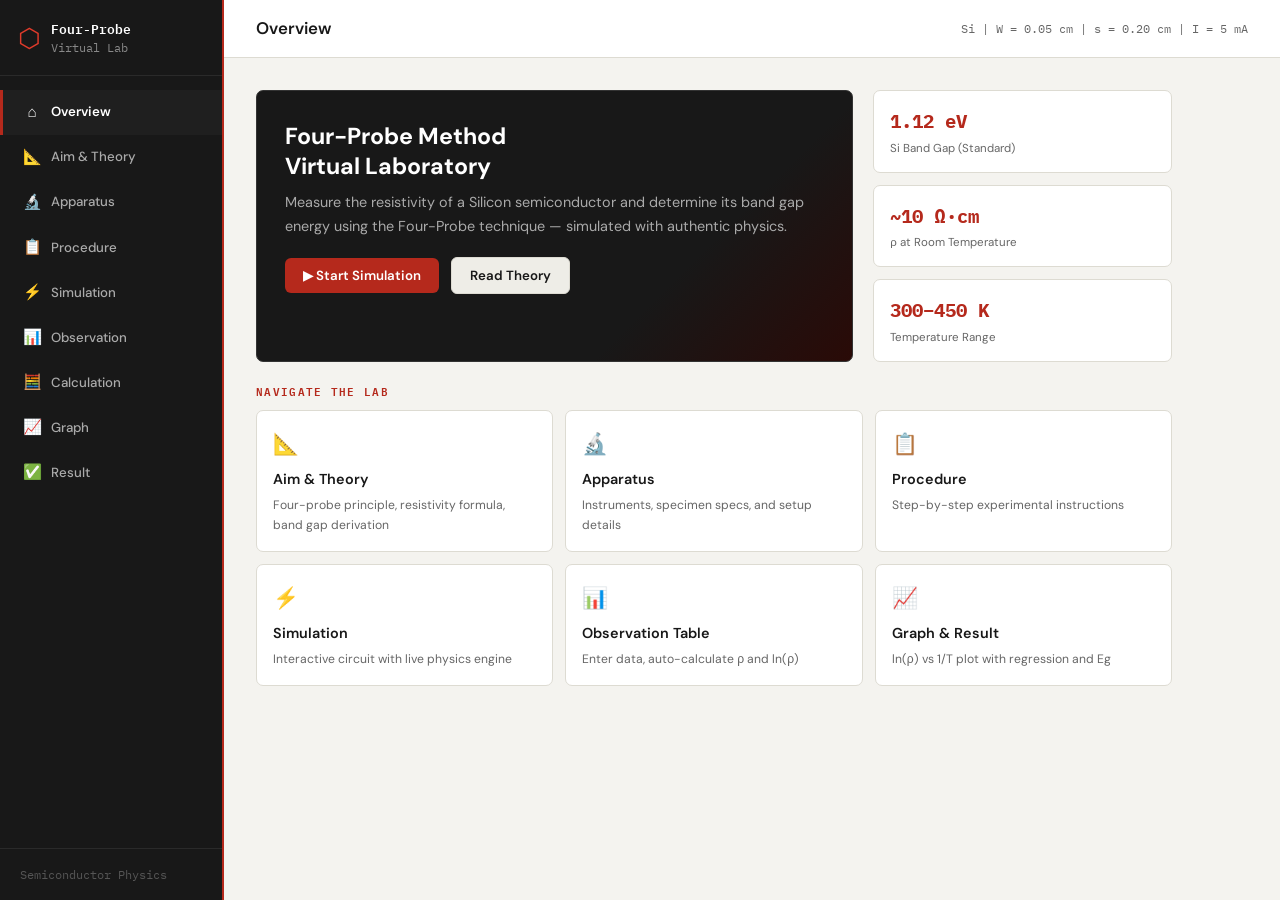
<file: docs/index.html>
<!DOCTYPE html>
<html lang="en">
<head>
<meta charset="UTF-8"/>
<meta name="viewport" content="width=device-width, initial-scale=1.0"/>
<title>Four-Probe Method — Virtual Lab</title>
<link rel="preconnect" href="https://fonts.googleapis.com"/>
<link href="https://fonts.googleapis.com/css2?family=IBM+Plex+Mono:wght@400;600&family=DM+Sans:wght@300;400;500;600&display=swap" rel="stylesheet"/>
<style>
/* ── RESET & ROOT ─────────────────────────────────────── */
*,*::before,*::after{box-sizing:border-box;margin:0;padding:0}
:root{
  --bg:#f4f3ef;--surface:#fff;--surface2:#eeede7;--border:#dddbd2;
  --accent:#b5291c;--accent2:#e03b2b;--text:#181818;--muted:#666;
  --sw:224px;--th:58px;
  --mono:'IBM Plex Mono',monospace;--sans:'DM Sans',sans-serif;
  --radius:7px;--shadow:0 2px 14px rgba(0,0,0,.07);
}
body{font-family:var(--sans);background:var(--bg);color:var(--text);
  display:flex;min-height:100vh;font-size:15px;line-height:1.65}

/* ── SIDEBAR ──────────────────────────────────────────── */
.sidebar{width:var(--sw);min-height:100vh;background:#181818;
  display:flex;flex-direction:column;position:fixed;
  left:0;top:0;bottom:0;z-index:50;border-right:2px solid var(--accent)}
.sb-brand{display:flex;align-items:center;gap:10px;
  padding:20px 18px 18px;border-bottom:1px solid #2a2a2a}
.sb-icon{font-size:1.6rem;color:var(--accent2);line-height:1}
.sb-text{font-family:var(--mono);font-size:.82rem;font-weight:600;
  color:#fff;line-height:1.4}
.sb-text small{color:#888;font-weight:400;font-size:.72rem}
.sb-nav{flex:1;padding:14px 0;overflow-y:auto}
.nav-link{display:flex;align-items:center;gap:10px;padding:10px 20px;
  color:#aaa;text-decoration:none;font-size:.83rem;font-weight:500;
  transition:all .15s;border-left:3px solid transparent;cursor:pointer}
.nav-link:hover{color:#fff;background:#222}
.nav-link.active{color:#fff;background:#1f1f1f;
  border-left-color:var(--accent);font-weight:600}
.nav-icon{font-size:.95rem;width:18px;text-align:center}
.sb-footer{padding:16px 20px;border-top:1px solid #2a2a2a;color:#555;
  font-family:var(--mono);font-size:.72rem}

/* ── MAIN ─────────────────────────────────────────────── */
.main-wrap{margin-left:var(--sw);flex:1;display:flex;
  flex-direction:column;min-height:100vh}
.top-bar{height:var(--th);background:var(--surface);
  border-bottom:1px solid var(--border);display:flex;
  align-items:center;justify-content:space-between;padding:0 32px;
  position:sticky;top:0;z-index:40}
.page-heading{font-size:1.05rem;font-weight:600}
.top-right{color:var(--muted);font-family:var(--mono);font-size:.72rem}
.content{padding:32px;max-width:980px;width:100%}

/* ── PANELS ───────────────────────────────────────────── */
.panel{display:none}.panel.active{display:block;
  animation:fadeIn .25s ease}
@keyframes fadeIn{from{opacity:0;transform:translateY(6px)}to{opacity:1;transform:translateY(0)}}

/* ── CARDS ────────────────────────────────────────────── */
.card{background:var(--surface);border:1px solid var(--border);
  border-radius:var(--radius);padding:26px 28px;margin-bottom:18px;
  box-shadow:var(--shadow)}
.card h2{font-size:1.1rem;font-weight:600;margin-bottom:10px}
.card p,.card li{color:#333}
.card ul,.card ol{padding-left:20px}
.card li{margin-bottom:6px}
.sec-label{font-family:var(--mono);font-size:.68rem;text-transform:uppercase;
  letter-spacing:.12em;color:var(--accent);font-weight:600;margin-bottom:10px}
.divider{height:1px;background:var(--border);margin:20px 0}

/* ── FORMULA ──────────────────────────────────────────── */
.formula{background:#181818;color:#fbbf24;font-family:var(--mono);
  font-size:.92rem;padding:16px 22px;border-radius:var(--radius);
  margin:14px 0;text-align:center;line-height:2}
.formula small{color:#888;font-size:.7rem;display:block;margin-top:4px}

/* ── INFO GRID ────────────────────────────────────────── */
.info-grid{display:grid;grid-template-columns:repeat(3,1fr);gap:12px;margin-top:16px}
.info-tile{background:var(--surface2);border:1px solid var(--border);
  border-radius:6px;padding:12px 14px}
.tile-label{font-size:.68rem;font-weight:700;text-transform:uppercase;
  letter-spacing:.08em;color:var(--muted);margin-bottom:3px}
.tile-val{font-family:var(--mono);font-size:.9rem;font-weight:700}

/* ── STEPS ────────────────────────────────────────────── */
.step{display:flex;gap:16px;margin-bottom:16px}
.step-num{min-width:32px;height:32px;border-radius:50%;background:var(--accent);
  color:#fff;display:flex;align-items:center;justify-content:center;
  font-family:var(--mono);font-size:.75rem;font-weight:700;flex-shrink:0;margin-top:2px}
.step-body strong{font-size:.95rem;display:block;margin-bottom:3px}
.step-body p{color:var(--muted);font-size:.88rem}
.step-note{background:#fffbeb;border-left:3px solid #f59e0b;padding:9px 12px;
  margin-top:8px;border-radius:0 4px 4px 0;font-size:.82rem;color:#78400a}

/* ── BADGES ───────────────────────────────────────────── */
.badge{display:inline-block;background:var(--surface2);border:1px solid var(--border);
  border-radius:4px;padding:3px 9px;font-family:var(--mono);font-size:.75rem;
  color:var(--accent);margin:3px 3px 3px 0;font-weight:700}

/* ── HERO ─────────────────────────────────────────────── */
.hero{display:grid;grid-template-columns:2fr 1fr;gap:20px;margin-bottom:20px}
.hero-main{background:linear-gradient(135deg,#181818 70%,#2a0a07);color:#fff;
  border-radius:var(--radius);padding:30px 28px;border:1px solid #333}
.hero-main h2{font-size:1.45rem;font-weight:700;margin-bottom:10px;line-height:1.3}
.hero-main p{color:#aaa;font-size:.9rem;margin-bottom:18px}
.hero-aside{display:flex;flex-direction:column;gap:12px}
.stat-box{background:var(--surface);border:1px solid var(--border);
  border-radius:var(--radius);padding:14px 16px;flex:1}
.stat-box .sv{font-family:var(--mono);font-size:1.2rem;font-weight:700;color:var(--accent)}
.stat-box .sl{font-size:.72rem;color:var(--muted);margin-top:2px}
.nav-cards{display:grid;grid-template-columns:repeat(3,1fr);gap:12px}
.nav-card{background:var(--surface);border:1px solid var(--border);
  border-radius:var(--radius);padding:16px;text-decoration:none;
  color:var(--text);transition:all .18s;display:block;cursor:pointer}
.nav-card:hover{border-color:var(--accent);
  box-shadow:0 0 0 2px rgba(181,41,28,.12);transform:translateY(-1px)}
.nc-icon{font-size:1.3rem;margin-bottom:7px}
.nc-title{font-weight:600;font-size:.9rem;margin-bottom:3px}
.nc-desc{font-size:.76rem;color:var(--muted)}

/* ── SIMULATION ───────────────────────────────────────── */
#sim-canvas{width:100%;background:#f8f8f5;border:1px solid var(--border);
  border-radius:6px;display:block}
.ctrl-grid{display:grid;grid-template-columns:1fr 1fr 1fr;gap:16px;margin:16px 0}
.ctrl-group label{display:block;font-size:.72rem;font-weight:600;text-transform:uppercase;
  letter-spacing:.06em;color:var(--muted);margin-bottom:5px}
.ctrl-group input[type=range]{width:100%;accent-color:var(--accent);cursor:pointer}
.ctrl-val{font-family:var(--mono);font-size:.82rem;margin-top:3px}
.meters-grid{display:grid;grid-template-columns:repeat(3,1fr);gap:12px;margin-top:16px}
.meter{background:#181818;border-radius:6px;padding:14px 16px;text-align:center}
.meter label{font-family:var(--mono);font-size:.63rem;color:#888;
  text-transform:uppercase;letter-spacing:.08em;display:block;margin-bottom:4px}
.mval{font-family:var(--mono);font-size:1.2rem;font-weight:700;color:#34d399}
.munit{font-family:var(--mono);font-size:.68rem;color:#666;margin-left:3px}

/* ── BUTTONS ──────────────────────────────────────────── */
.btn{font-family:var(--sans);font-size:.83rem;font-weight:600;
  padding:9px 18px;border-radius:6px;border:none;cursor:pointer;
  transition:all .15s;display:inline-flex;align-items:center;gap:6px}
.btn-primary{background:var(--accent);color:#fff}
.btn-primary:hover{background:var(--accent2)}
.btn-secondary{background:var(--surface2);color:var(--text);border:1px solid var(--border)}
.btn-secondary:hover{background:var(--border)}
.btn-dark{background:#181818;color:#fff}
.btn-dark:hover{background:#333}
.btn-sm{padding:6px 13px;font-size:.76rem}
.btn-row{display:flex;gap:8px;flex-wrap:wrap;margin-top:14px}

/* ── OBSERVATION TABLE ────────────────────────────────── */
.igroup{display:flex;flex-direction:column;gap:4px;min-width:130px}
.igroup label{font-size:.7rem;font-weight:600;text-transform:uppercase;
  letter-spacing:.05em;color:var(--muted)}
.igroup input{font-family:var(--sans);font-size:.87rem;padding:8px 10px;
  border:1px solid var(--border);border-radius:5px;
  background:var(--surface);color:var(--text);outline:none}
.igroup input:focus{border-color:var(--accent)}
.obs-header{display:flex;gap:12px;flex-wrap:wrap;
  align-items:flex-end;margin-bottom:16px}
.table-wrap{overflow-x:auto}
table{width:100%;border-collapse:collapse;font-size:.83rem}
thead th{background:#181818;color:#fff;font-family:var(--mono);
  font-size:.65rem;font-weight:700;padding:10px 12px;text-align:center;
  letter-spacing:.06em;text-transform:uppercase;white-space:nowrap}
thead th small{color:#888;font-weight:400;display:block}
tbody tr:nth-child(even){background:var(--surface2)}
tbody tr:hover{background:#e8f4fd}
tbody td{padding:8px 12px;text-align:center;
  border-bottom:1px solid var(--border);font-family:var(--mono);font-size:.78rem}
td.auto{color:var(--accent);font-weight:600}
td.inp input{font-family:var(--mono);font-size:.78rem;width:84px;
  text-align:center;border:1px solid transparent;border-radius:4px;
  background:transparent;padding:3px 5px;outline:none;transition:border .15s}
td.inp input:focus{border-color:var(--accent);background:#fff}
.tag{font-size:.58rem;padding:1px 5px;border-radius:3px;
  font-family:var(--sans);margin-left:3px;display:inline-block}
.tag-in{background:#dbeafe;color:#1e40af}
.tag-auto{background:#dcfce7;color:#166534}
.msg{font-family:var(--mono);font-size:.8rem;margin-top:10px;
  padding:8px 12px;border-radius:5px;display:none}
.msg.ok{background:#dcfce7;color:#166534;display:block}
.msg.err{background:#fee2e2;color:#991b1b;display:block}

/* ── CALC BOXES ───────────────────────────────────────── */
.calc-box{background:var(--surface2);border:1px solid var(--border);
  border-radius:6px;padding:14px 18px;margin-bottom:10px}
.clabel{font-family:var(--mono);font-size:.68rem;color:var(--accent);
  text-transform:uppercase;letter-spacing:.08em;margin-bottom:4px}
.ceq{font-family:var(--mono);font-size:.86rem}

/* ── RESULT BOX ───────────────────────────────────────── */
.result-display{background:#181818;color:#34d399;font-family:var(--mono);
  padding:18px 22px;border-radius:8px;margin-top:14px}
.rl{font-size:.65rem;color:#888;letter-spacing:.1em;text-transform:uppercase;
  margin-bottom:4px;display:block}
.rv{font-size:1.5rem;font-weight:700}
.ru{font-size:.9rem;color:#aaa;margin-left:6px}

/* ── GRAPH ────────────────────────────────────────────── */
#graph-canvas{width:100%;background:#fff;border:1px solid var(--border);
  border-radius:6px;display:block}

/* ── SCROLLBAR ────────────────────────────────────────── */
::-webkit-scrollbar{width:6px;height:6px}
::-webkit-scrollbar-track{background:var(--bg)}
::-webkit-scrollbar-thumb{background:var(--border);border-radius:3px}
</style>
</head>
<body>

<!-- ══ SIDEBAR ═══════════════════════════════════════════ -->
<aside class="sidebar">
  <div class="sb-brand">
    <span class="sb-icon">⬡</span>
    <span class="sb-text">Four-Probe<br><small>Virtual Lab</small></span>
  </div>
  <nav class="sb-nav" id="sb-nav">
    <a class="nav-link active" onclick="show('home')" ><span class="nav-icon">⌂</span> Overview</a>
    <a class="nav-link" onclick="show('theory')"      ><span class="nav-icon">📐</span> Aim & Theory</a>
    <a class="nav-link" onclick="show('apparatus')"   ><span class="nav-icon">🔬</span> Apparatus</a>
    <a class="nav-link" onclick="show('procedure')"   ><span class="nav-icon">📋</span> Procedure</a>
    <a class="nav-link" onclick="show('simulation')"  ><span class="nav-icon">⚡</span> Simulation</a>
    <a class="nav-link" onclick="show('observation')" ><span class="nav-icon">📊</span> Observation</a>
    <a class="nav-link" onclick="show('calculation')" ><span class="nav-icon">🧮</span> Calculation</a>
    <a class="nav-link" onclick="show('graph')"       ><span class="nav-icon">📈</span> Graph</a>
    <a class="nav-link" onclick="show('result')"      ><span class="nav-icon">✅</span> Result</a>
  </nav>
  <div class="sb-footer">Semiconductor Physics</div>
</aside>

<!-- ══ MAIN ══════════════════════════════════════════════ -->
<div class="main-wrap">
  <header class="top-bar">
    <h1 class="page-heading" id="page-heading">Overview</h1>
    <div class="top-right">Si | W = 0.05 cm | s = 0.20 cm | I = 5 mA</div>
  </header>
  <main class="content">

<!-- ══════════════ HOME ══════════════════════════════════ -->
<div class="panel active" id="panel-home">
  <div class="hero">
    <div class="hero-main">
      <h2>Four-Probe Method<br>Virtual Laboratory</h2>
      <p>Measure the resistivity of a Silicon semiconductor and determine its band gap energy using the Four-Probe technique — simulated with authentic physics.</p>
      <button class="btn btn-primary" onclick="show('simulation')">▶ Start Simulation</button>
      <button class="btn btn-secondary" onclick="show('theory')" style="margin-left:8px;">Read Theory</button>
    </div>
    <div class="hero-aside">
      <div class="stat-box"><div class="sv">1.12 eV</div><div class="sl">Si Band Gap (Standard)</div></div>
      <div class="stat-box"><div class="sv">~10 Ω·cm</div><div class="sl">ρ at Room Temperature</div></div>
      <div class="stat-box"><div class="sv">300–450 K</div><div class="sl">Temperature Range</div></div>
    </div>
  </div>
  <div class="sec-label">Navigate the Lab</div>
  <div class="nav-cards">
    <div class="nav-card" onclick="show('theory')"><div class="nc-icon">📐</div><div class="nc-title">Aim & Theory</div><div class="nc-desc">Four-probe principle, resistivity formula, band gap derivation</div></div>
    <div class="nav-card" onclick="show('apparatus')"><div class="nc-icon">🔬</div><div class="nc-title">Apparatus</div><div class="nc-desc">Instruments, specimen specs, and setup details</div></div>
    <div class="nav-card" onclick="show('procedure')"><div class="nc-icon">📋</div><div class="nc-title">Procedure</div><div class="nc-desc">Step-by-step experimental instructions</div></div>
    <div class="nav-card" onclick="show('simulation')"><div class="nc-icon">⚡</div><div class="nc-title">Simulation</div><div class="nc-desc">Interactive circuit with live physics engine</div></div>
    <div class="nav-card" onclick="show('observation')"><div class="nc-icon">📊</div><div class="nc-title">Observation Table</div><div class="nc-desc">Enter data, auto-calculate ρ and ln(ρ)</div></div>
    <div class="nav-card" onclick="show('graph')"><div class="nc-icon">📈</div><div class="nc-title">Graph & Result</div><div class="nc-desc">ln(ρ) vs 1/T plot with regression and Eg</div></div>
  </div>
</div>

<!-- ══════════════ THEORY ═════════════════════════════════ -->
<div class="panel" id="panel-theory">
  <div class="card">
    <div class="sec-label">Aim of the Experiment</div>
    <h2>To measure the resistivity of a semiconductor (Silicon) specimen using the Four-Probe Method and to study its variation with temperature.</h2>
    <div class="info-grid">
      <div class="info-tile"><div class="tile-label">Specimen</div><div class="tile-val">p-type Silicon</div></div>
      <div class="info-tile"><div class="tile-label">Method</div><div class="tile-val">Four-Probe</div></div>
      <div class="info-tile"><div class="tile-label">Measured Qty.</div><div class="tile-val">Resistivity (ρ)</div></div>
      <div class="info-tile"><div class="tile-label">Temperature Range</div><div class="tile-val">300 K – 450 K</div></div>
      <div class="info-tile"><div class="tile-label">Probe Spacing (s)</div><div class="tile-val">0.20 cm</div></div>
      <div class="info-tile"><div class="tile-label">Thickness (W)</div><div class="tile-val">0.05 cm</div></div>
    </div>
  </div>
  <div class="card">
    <div class="sec-label">Why Four Probes?</div>
    <p>In a two-probe measurement, <strong>contact resistance</strong> adds to the measured resistance — a large error in semiconductors. The Four-Probe Method fixes this by separating current injection from voltage sensing:</p>
    <ul style="margin-top:10px">
      <li><strong>Outer probes P1 & P4</strong> — carry the current I.</li>
      <li><strong>Inner probes P2 & P3</strong> — measure voltage V. No current flows through them, so contact resistance does not affect the reading.</li>
    </ul>
  </div>
  <div class="card">
    <div class="sec-label">Resistivity Formula</div>
    <p>For a thin specimen (W/s &lt; 0.5 — our case: W/s = 0.25):</p>
    <div class="formula">ρ = (V / I) × (π × W / ln 2)<br><small>ρ in Ω·cm | W in cm | V in Volts | I in Amperes</small></div>
  </div>
  <div class="card">
    <div class="sec-label">Temperature Dependence & Band Gap</div>
    <div class="formula">ρ(T) = ρ₀ · exp(Eg / 2kT)<br><small>Eg = band gap (eV) | k = 8.617×10⁻⁵ eV/K | T in Kelvin</small></div>
    <p>Taking logarithm → <strong>ln(ρ) vs 1/T is a straight line.</strong> Slope = Eg/(2k):</p>
    <div class="formula">Eg = 2 × k × |slope| = 2 × 8.617×10⁻⁵ × |slope| eV</div>
    <div style="margin-top:12px">
      <span class="badge">ρ — Resistivity (Ω·cm)</span><span class="badge">V — Voltage (mV)</span>
      <span class="badge">I — Current (mA)</span><span class="badge">W — Thickness (cm)</span>
      <span class="badge">T — Temperature (K)</span><span class="badge">Eg — Band gap (eV)</span>
    </div>
  </div>
</div>

<!-- ══════════════ APPARATUS ══════════════════════════════ -->
<div class="panel" id="panel-apparatus">
  <div class="card">
    <div class="sec-label">Instruments Required</div>
    <ul>
      <li>Four-Probe Apparatus (spring-loaded tungsten probe unit)</li>
      <li>Constant Current Source — DC, regulated (0–200 mA)</li>
      <li>Digital Millivoltmeter / Nanovoltmeter (resolution: 0.001 mV)</li>
      <li>Digital Milliammeter (resolution: 0.01 mA)</li>
      <li>Type-K Thermocouple with digital temperature indicator (±0.5°C)</li>
      <li>Programmable Oven / Furnace with PID temperature controller (25–250°C)</li>
    </ul>
  </div>
  <div class="card">
    <div class="sec-label">Silicon Specimen Specifications</div>
    <div class="info-grid">
      <div class="info-tile"><div class="tile-label">Material</div><div class="tile-val">p-type Si</div></div>
      <div class="info-tile"><div class="tile-label">Thickness W</div><div class="tile-val">0.05 cm</div></div>
      <div class="info-tile"><div class="tile-label">Probe spacing s</div><div class="tile-val">0.20 cm</div></div>
      <div class="info-tile"><div class="tile-label">W/s ratio</div><div class="tile-val">0.25 (thin regime)</div></div>
      <div class="info-tile"><div class="tile-label">ρ at room temp</div><div class="tile-val">~10 Ω·cm</div></div>
      <div class="info-tile"><div class="tile-label">Band gap</div><div class="tile-val">1.12 eV</div></div>
      <div class="info-tile"><div class="tile-label">Constant current I</div><div class="tile-val">5.0 mA</div></div>
      <div class="info-tile"><div class="tile-label">Temp. range</div><div class="tile-val">27°C – 175°C</div></div>
      <div class="info-tile"><div class="tile-label">Probe material</div><div class="tile-val">Tungsten (W)</div></div>
    </div>
  </div>
  <div class="card">
    <div class="sec-label">Circuit Description</div>
    <ul>
      <li><strong>Current Loop:</strong> CCS → P1 → Silicon specimen → P4 → back to CCS.</li>
      <li><strong>Voltage Loop:</strong> Digital Millivoltmeter across P2 and P3 (inner probes only).</li>
    </ul>
    <div class="step-note" style="margin-top:12px">⚠ Probes must be collinear: P1 – P2 – P3 – P4, with equal spacing s between each adjacent pair.</div>
  </div>
</div>

<!-- ══════════════ PROCEDURE ══════════════════════════════ -->
<div class="panel" id="panel-procedure">
  <div class="card">
    <div class="sec-label">Step-by-Step Instructions</div>
    <div class="step"><div class="step-num">1</div><div class="step-body"><strong>Sample Preparation</strong><p>Clean the Silicon specimen with acetone/IPA. Mount it flat on the insulated sample holder.</p></div></div>
    <div class="step"><div class="step-num">2</div><div class="step-body"><strong>Probe Alignment & Contact</strong><p>Lower the four collinear probes (s = 0.20 cm) gently using the micrometer. Apply minimum pressure for stable electrical contact.</p><div class="step-note">⚠ Probe order: P1 – P2 – P3 – P4 (left to right). Verify equal spacing.</div></div></div>
    <div class="step"><div class="step-num">3</div><div class="step-body"><strong>Circuit Connections</strong><p>Connect <strong>outer probes P1 & P4</strong> to the Constant Current Source. Connect <strong>inner probes P2 & P3</strong> to the Digital Millivoltmeter.</p><div class="step-note">📌 Never connect the current source to inner probes or voltmeter to outer probes.</div></div></div>
    <div class="step"><div class="step-num">4</div><div class="step-body"><strong>Thermocouple Installation</strong><p>Insert the thermocouple into the sample holder as close to the specimen as possible. Verify room temperature on the indicator.</p></div></div>
    <div class="step"><div class="step-num">5</div><div class="step-body"><strong>Room Temperature Reading</strong><p>Set I = 5 mA. Record T₁ (≈ 27°C) and V₁ from the millivoltmeter. This is Observation No. 1.</p></div></div>
    <div class="step"><div class="step-num">6</div><div class="step-body"><strong>Heating & Data Collection</strong><p>Switch on the oven. Increase temperature in steps of ~10°C. Wait ~2 min at each step for stabilisation, then record T and V.</p><div class="step-note">📌 Keep I constant at 5 mA throughout. Do not change it between readings.</div></div></div>
    <div class="step"><div class="step-num">7</div><div class="step-body"><strong>Maximum Temperature</strong><p>Continue until ~175°C (448 K). Take at least 14–16 readings total.</p><div class="step-note">⚠ Do not exceed 200°C — permanent specimen damage may occur.</div></div></div>
    <div class="step"><div class="step-num">8</div><div class="step-body"><strong>Cooling Down</strong><p>Switch off the heater after the last reading. Let the system cool naturally before removing the specimen.</p></div></div>
    <div class="step"><div class="step-num">9</div><div class="step-body"><strong>Calculations & Graph</strong><p>Compute R = V/I, ρ = R·πW/ln2, ln(ρ) for each row. Plot ln(ρ) vs 1/T to find slope → Eg.</p></div></div>
  </div>
</div>

<!-- ══════════════ SIMULATION ═════════════════════════════ -->
<div class="panel" id="panel-simulation">
  <div class="card">
    <div class="sec-label">Circuit Diagram</div>
    <canvas id="sim-canvas" height="300"></canvas>
  </div>
  <div class="card">
    <div class="sec-label">Controls</div>
    <div class="ctrl-grid">
      <div class="ctrl-group">
        <label>Current I (mA)</label>
        <input type="range" id="ctrl-I" min="1" max="20" step="0.5" value="5" oninput="runSim()"/>
        <div class="ctrl-val" id="dI">5.0 mA</div>
      </div>
      <div class="ctrl-group">
        <label>Temperature T (K)</label>
        <input type="range" id="ctrl-T" min="300" max="450" step="5" value="300" oninput="runSim()"/>
        <div class="ctrl-val" id="dT">300 K</div>
      </div>
      <div class="ctrl-group">
        <label>Thickness W (cm)</label>
        <input type="range" id="ctrl-W" min="0.02" max="0.10" step="0.01" value="0.05" oninput="runSim()"/>
        <div class="ctrl-val" id="dW">0.05 cm</div>
      </div>
    </div>
    <div class="meters-grid">
      <div class="meter"><label>Voltage V (inner)</label><span class="mval" id="m-V">—</span><span class="munit">mV</span></div>
      <div class="meter"><label>Resistance R</label><span class="mval" id="m-R">—</span><span class="munit">Ω</span></div>
      <div class="meter"><label>Resistivity ρ</label><span class="mval" id="m-rho">—</span><span class="munit">Ω·cm</span></div>
      <div class="meter"><label>1/T × 10³</label><span class="mval" id="m-iT">—</span><span class="munit">K⁻¹</span></div>
      <div class="meter"><label>ln(ρ)</label><span class="mval" id="m-ln">—</span><span class="munit"></span></div>
      <div class="meter"><label>T (°C)</label><span class="mval" id="m-TC">—</span><span class="munit">°C</span></div>
    </div>
    <div class="btn-row">
      <button class="btn btn-primary" onclick="recordFromSim()">📥 Record to Observation Table</button>
      <button class="btn btn-secondary" onclick="runSim()">🔄 Refresh</button>
    </div>
    <div id="sim-msg" class="msg"></div>
  </div>
</div>

<!-- ══════════════ OBSERVATION ════════════════════════════ -->
<div class="panel" id="panel-observation">
  <div class="card">
    <div class="sec-label">Fixed Parameters</div>
    <div class="obs-header">
      <div class="igroup"><label>Constant Current I (mA)</label><input type="number" id="obs-I" value="5" step="0.5" min="0.1"/></div>
      <div class="igroup"><label>Thickness W (cm)</label><input type="number" id="obs-W" value="0.05" step="0.001" min="0.001"/></div>
      <div style="display:flex;flex-direction:column;justify-content:flex-end;gap:6px">
        <button class="btn btn-secondary btn-sm" onclick="loadSample()">Load Sample Data</button>
        <button class="btn btn-secondary btn-sm" onclick="clearObs()">Clear Table</button>
      </div>
    </div>
  </div>
  <div class="card">
    <div class="sec-label">Observations — Enter T(°C) and V(mV), all other columns are automatic</div>
    <div class="table-wrap">
      <table id="obs-table">
        <thead><tr>
          <th>Sl.</th>
          <th>T<small>(°C) <span class="tag tag-in">input</span></small></th>
          <th>T<small>(K) <span class="tag tag-auto">auto</span></small></th>
          <th>1/T×10³<small>(K⁻¹) <span class="tag tag-auto">auto</span></small></th>
          <th>V<small>(mV) <span class="tag tag-in">input</span></small></th>
          <th>I<small>(mA) <span class="tag tag-auto">auto</span></small></th>
          <th>R=V/I<small>(Ω) <span class="tag tag-auto">auto</span></small></th>
          <th>ρ=R·πW/ln2<small>(Ω·cm) <span class="tag tag-auto">auto</span></small></th>
          <th>ln(ρ)<small><span class="tag tag-auto">auto</span></small></th>
        </tr></thead>
        <tbody id="obs-body"></tbody>
      </table>
    </div>
    <div class="btn-row">
      <button class="btn btn-secondary btn-sm" onclick="addObsRow()">+ Add Row</button>
      <button class="btn btn-secondary btn-sm" onclick="removeObsRow()">− Remove Last</button>
      <button class="btn btn-primary btn-sm" onclick="recalcAll()">↻ Recalculate All</button>
      <button class="btn btn-dark btn-sm" onclick="exportCSV()">⬇ Export CSV</button>
    </div>
    <div id="obs-msg" class="msg"></div>
  </div>
  <div class="card">
    <div class="sec-label">Formula Reference</div>
    <div class="calc-box"><div class="clabel">Resistance</div><div class="ceq">R (Ω) = V (V) / I (A) — convert: V_V = V_mV × 10⁻³, I_A = I_mA × 10⁻³</div></div>
    <div class="calc-box"><div class="clabel">Resistivity (thin specimen)</div><div class="ceq">ρ (Ω·cm) = R × π × W / ln(2) = R × 3.14159 × W / 0.69315</div></div>
    <div class="calc-box"><div class="clabel">Inverse Temperature</div><div class="ceq">1/T × 10³ = 1000 / T(K)</div></div>
  </div>
</div>

<!-- ══════════════ CALCULATION ════════════════════════════ -->
<div class="panel" id="panel-calculation">
  <div class="card">
    <div class="sec-label">Single-Row Calculator</div>
    <div style="display:grid;grid-template-columns:1fr 1fr 1fr 1fr;gap:14px;margin-bottom:16px">
      <div class="igroup"><label>Voltage V (mV)</label><input type="number" id="c-V" placeholder="e.g. 12.485" step="0.001" oninput="liveCalc()"/></div>
      <div class="igroup"><label>Current I (mA)</label><input type="number" id="c-I" placeholder="e.g. 5.0" step="0.5" oninput="liveCalc()"/></div>
      <div class="igroup"><label>Thickness W (cm)</label><input type="number" id="c-W" value="0.05" step="0.001" oninput="liveCalc()"/></div>
      <div class="igroup"><label>Temperature T (K)</label><input type="number" id="c-T" placeholder="e.g. 300" step="1" oninput="liveCalc()"/></div>
    </div>
    <button class="btn btn-primary btn-sm" onclick="liveCalc()">Calculate</button>
    <div id="calc-steps" style="margin-top:18px"></div>
  </div>
  <div class="card">
    <div class="sec-label">Band Gap Energy from Graph Slope</div>
    <div class="formula">Slope = Eg / (2k) → Eg = 2 × k × |Slope|<br><small>k = 8.617×10⁻⁵ eV/K | Slope in K (from 1/T in K⁻¹ axis)</small></div>
    <div style="display:flex;gap:14px;align-items:flex-end;margin-top:16px;flex-wrap:wrap">
      <div class="igroup"><label>Slope of ln(ρ) vs 1/T (K)</label><input type="number" id="c-slope" placeholder="e.g. 6510" step="1" oninput="calcEg()"/></div>
      <button class="btn btn-primary btn-sm" onclick="calcEg()">Compute Eg</button>
    </div>
    <div id="eg-result" style="margin-top:14px"></div>
  </div>
  <div class="card">
    <div class="sec-label">Formula Reference Sheet</div>
    <div class="calc-box"><div class="clabel">Step 1 — Unit Conversion</div><div class="ceq">V(V) = V(mV)×10⁻³ | I(A) = I(mA)×10⁻³ | T(K) = T(°C)+273.15</div></div>
    <div class="calc-box"><div class="clabel">Step 2 — Resistance</div><div class="ceq">R (Ω) = V (V) / I (A)</div></div>
    <div class="calc-box"><div class="clabel">Step 3 — Resistivity</div><div class="ceq">ρ (Ω·cm) = R × π × W / ln(2) [π=3.14159, ln2=0.69315, W in cm]</div></div>
    <div class="calc-box"><div class="clabel">Step 4 — Log & Inverse Temp</div><div class="ceq">ln(ρ) = loge(ρ) &nbsp;&nbsp; 1/T × 10³ = 1000/T(K)</div></div>
    <div class="calc-box"><div class="clabel">Step 5 — Band Gap</div><div class="ceq">Eg = 2 × 8.617×10⁻⁵ × |slope_K| eV</div></div>
    <div class="calc-box"><div class="clabel">Constants</div><div class="ceq">k = 8.617×10⁻⁵ eV/K | ln(2) = 0.6931 | π = 3.1416</div></div>
  </div>
</div>

<!-- ══════════════ GRAPH ══════════════════════════════════ -->
<div class="panel" id="panel-graph">
  <div class="card">
    <div class="sec-label">ln(ρ) vs 1/T × 10³ Plot</div>
    <p style="color:var(--muted);font-size:.88rem;margin-bottom:14px">Data is read from the Observation Table. Fill in observations first, then click Refresh Graph.</p>
    <button class="btn btn-primary btn-sm" onclick="drawGraph()" style="margin-bottom:14px">Refresh Graph</button>
    <canvas id="graph-canvas" height="420"></canvas>
    <div id="graph-info" style="margin-top:12px;font-family:var(--mono);font-size:.82rem;color:var(--accent);min-height:18px"></div>
  </div>
  <div class="card">
    <div class="sec-label">How to Read the Graph</div>
    <ul>
      <li>Each <strong>black dot</strong> is one observation: x = 1/T × 10³, y = ln(ρ).</li>
      <li>The <span style="color:#b5291c;font-weight:600">red dashed line</span> is the best-fit linear regression.</li>
      <li><strong>Slope</strong> of the line = Eg / (2k). Read from graph or the value shown below canvas.</li>
      <li><strong>Eg</strong> = 2 × k × |slope| = 2 × 8.617×10⁻⁵ × |slope_K| eV</li>
      <li>For p-Si the slope ≈ 6500 K → Eg ≈ 1.12 eV.</li>
    </ul>
  </div>
</div>

<!-- ══════════════ RESULT ═════════════════════════════════ -->
<div class="panel" id="panel-result">
  <div class="card">
    <div class="sec-label">Experimental Result</div>
    <div id="result-content">
      <p style="color:var(--muted)">No observation data yet. Fill the Observation Table, then click Compute Result.</p>
    </div>
    <button class="btn btn-primary btn-sm" style="margin-top:14px" onclick="computeResult()">Compute Result from Observations</button>
  </div>
  <div class="card">
    <div class="sec-label">Conclusion</div>
    <p>The resistivity of the Silicon (p-type) specimen decreases exponentially with increasing temperature, confirming semiconductor behaviour. From the slope of the ln(ρ) vs 1/T graph, the band gap energy of Silicon is determined — expected to be close to the standard value of <strong>1.12 eV</strong>.</p>
  </div>
  <div class="card">
    <div class="sec-label">Precautions</div>
    <ol>
      <li>Ensure the four probes are <strong>collinear and equally spaced</strong> (s = 0.20 cm).</li>
      <li>Apply <strong>minimum pressure</strong> to the probes — excessive force cracks the chip.</li>
      <li>Always pass current through <strong>outer probes (P1, P4)</strong> and measure voltage across <strong>inner probes (P2, P3)</strong>.</li>
      <li>Keep the current <strong>constant at I = 5 mA</strong> throughout; do not adjust between readings.</li>
      <li>Allow temperature to <strong>stabilise (~2 min)</strong> at each step before recording.</li>
      <li>Do not exceed <strong>200°C</strong> — specimen may be permanently damaged.</li>
      <li>Use a <strong>regulated DC constant current source</strong>.</li>
      <li>Ensure <strong>good thermal contact</strong> between thermocouple and specimen holder.</li>
      <li>Avoid <strong>vibrations</strong> during measurements.</li>
      <li>Take at least <strong>14–16 readings</strong> for a reliable regression.</li>
    </ol>
  </div>
  <div class="card">
    <div class="sec-label">Sources of Error</div>
    <ul>
      <li>Non-uniform probe contact pressure — variable contact resistance.</li>
      <li>Thermal lag between heater and specimen — stabilisation time too short.</li>
      <li>Slightly unequal probe spacing.</li>
      <li>Electromagnetic interference on millivoltmeter leads.</li>
      <li>Oxide layer or surface contamination on the specimen.</li>
      <li>Current source drift over time.</li>
    </ul>
  </div>
</div>

  </main>
</div>

<script>
// ═══════════════════════════════════════════════════════
//  NAVIGATION
// ═══════════════════════════════════════════════════════
const TITLES = {
  home:'Overview', theory:'Aim & Theory', apparatus:'Apparatus',
  procedure:'Procedure', simulation:'Simulation', observation:'Observation Table',
  calculation:'Calculation', graph:'Graph', result:'Result & Precautions'
};

function show(id) {
  document.querySelectorAll('.panel').forEach(p => p.classList.remove('active'));
  document.querySelectorAll('.nav-link').forEach(a => a.classList.remove('active'));
  document.getElementById('panel-' + id).classList.add('active');
  document.querySelectorAll('.nav-link').forEach(a => {
    if (a.getAttribute('onclick') === "show('" + id + "')") a.classList.add('active');
  });
  document.getElementById('page-heading').textContent = TITLES[id] || id;
  if (id === 'simulation') { setTimeout(runSim, 50); }
  if (id === 'graph')      { setTimeout(drawGraph, 50); }
}

// ═══════════════════════════════════════════════════════
//  PHYSICS ENGINE  (pure JS — no server needed)
// ═══════════════════════════════════════════════════════
const K_EV = 8.617e-5, EG_SI = 1.12, RHO0 = 0.0012;

function simRho(T_K)      { return RHO0 * Math.exp(EG_SI / (2 * K_EV * T_K)); }
function simV(rho,I,W)    { return I * 1e-3 * (rho * Math.log(2) / (Math.PI * W)) * 1e3; }
function calcRho(V,I,W)   { var R=(V*1e-3)/(I*1e-3); return {R:R, rho:R*Math.PI*W/Math.log(2)}; }
function fmt(n,d)          { return (n===null||isNaN(n))?"—":Number(n).toFixed(d||4); }

function linreg(xs, ys) {
  var n=xs.length, sx=0,sy=0,sxy=0,sx2=0;
  xs.forEach(function(x,i){sx+=x;sy+=ys[i];sxy+=x*ys[i];sx2+=x*x;});
  var d=n*sx2-sx*sx; if(!d) return null;
  var m=(n*sxy-sx*sy)/d, b=(sy-m*sx)/n;
  var ss_res=0,ss_tot=0,my=sy/n;
  xs.forEach(function(x,i){ss_res+=Math.pow(ys[i]-(m*x+b),2);ss_tot+=Math.pow(ys[i]-my,2);});
  return {slope:m, intercept:b, r2:ss_tot?1-ss_res/ss_tot:1};
}

// ═══════════════════════════════════════════════════════
//  SIMULATION
// ═══════════════════════════════════════════════════════
var _simLast = {};

function runSim() {
  var T = parseFloat(document.getElementById('ctrl-T').value);
  var I = parseFloat(document.getElementById('ctrl-I').value);
  var W = parseFloat(document.getElementById('ctrl-W').value);
  document.getElementById('dT').textContent = T + ' K';
  document.getElementById('dI').textContent = I.toFixed(1) + ' mA';
  document.getElementById('dW').textContent = W.toFixed(2) + ' cm';
  var rho = simRho(T), V = simV(rho, I, W), R = (V*1e-3)/(I*1e-3);
  document.getElementById('m-V').textContent   = fmt(V,3);
  document.getElementById('m-R').textContent   = fmt(R,3);
  document.getElementById('m-rho').textContent = fmt(rho,4);
  document.getElementById('m-iT').textContent  = fmt(1000/T,4);
  document.getElementById('m-ln').textContent  = fmt(Math.log(rho),4);
  document.getElementById('m-TC').textContent  = fmt(T-273.15,1);
  _simLast = {T_C: T-273.15, V_mV: V, I_mA: I};
  drawCircuit(I, T, V, W);
}

function recordFromSim() {
  if (!_simLast.V_mV) { showMsg('sim-msg','Run simulation first','err'); return; }
  addObsRowValues(_simLast.T_C.toFixed(1), _simLast.V_mV.toFixed(3));
  show('observation');
  showMsg('obs-msg', '✓ Reading imported from Simulation.', 'ok');
}

// ── Canvas circuit diagram ────────────────────────────
function drawCircuit(I, T_K, V_mV, W_cm) {
  var canvas = document.getElementById('sim-canvas');
  if (!canvas) return;
  var dpr = window.devicePixelRatio||1, Wp=canvas.offsetWidth, Hp=300;
  canvas.width=Wp*dpr; canvas.height=Hp*dpr;
  var ctx=canvas.getContext('2d'); ctx.scale(dpr,dpr);
  ctx.fillStyle='#f8f8f5'; ctx.fillRect(0,0,Wp,Hp);
  var t01=Math.min(1,Math.max(0,(T_K-300)/150));
  ctx.fillStyle='rgba('+(Math.round(200*t01))+',0,'+(Math.round(60*(1-t01)))+',0.05)';
  ctx.fillRect(0,0,Wp,Hp);
  var cx=Wp/2, sY=Hp*.54, sH=46, sW=Math.min(Wp*.68,460), sX=cx-sW/2;
  var gr=ctx.createLinearGradient(sX,sY,sX,sY+sH);
  gr.addColorStop(0,'hsl('+(215-t01*185)+',55%,'+(55-t01*14)+'%)'); gr.addColorStop(1,'#ccc');
  ctx.fillStyle=gr; ctx.shadowColor='rgba(0,0,0,.15)'; ctx.shadowBlur=10;
  ctx.beginPath(); ctx.roundRect(sX,sY,sW,sH,6); ctx.fill();
  ctx.shadowBlur=0; ctx.strokeStyle='#aaa'; ctx.lineWidth=1.5; ctx.stroke();
  ctx.fillStyle='#fff'; ctx.font='bold 13px DM Sans,sans-serif'; ctx.textAlign='center';
  ctx.fillText('Silicon Specimen (p-type)',cx,sY+19);
  ctx.font='11px IBM Plex Mono,monospace'; ctx.fillStyle='rgba(255,255,255,.75)';
  ctx.fillText('T = '+T_K.toFixed(0)+' K  ('+( T_K-273.15).toFixed(1)+'°C)  |  W = '+W_cm.toFixed(2)+' cm',cx,sY+36);
  var pColors=['#e74c3c','#3b82f6','#22c55e','#f59e0b'];
  var pLabels=['P1 (I⁺)','P2 (V⁺)','P3 (V⁻)','P4 (I⁻)'];
  var step=sW/5, pTop=sY-68;
  var pX=[sX+step,sX+2*step,sX+3*step,sX+4*step];
  pX.forEach(function(px,i){
    ctx.strokeStyle=pColors[i]; ctx.lineWidth=3;
    ctx.beginPath(); ctx.moveTo(px,pTop+28); ctx.lineTo(px,sY); ctx.stroke();
    ctx.fillStyle=pColors[i];
    ctx.beginPath(); ctx.arc(px,sY,5,0,Math.PI*2); ctx.fill();
    ctx.beginPath(); ctx.roundRect(px-11,pTop+8,22,20,4); ctx.fill();
    ctx.font='9px IBM Plex Mono,monospace'; ctx.textAlign='center';
    ctx.fillText(pLabels[i],px,pTop+3);
  });
  // CCS box left
  var csX=sX-55;
  ctx.strokeStyle='#e74c3c'; ctx.lineWidth=2;
  ctx.beginPath(); ctx.moveTo(pX[0],pTop+18); ctx.lineTo(pX[0],pTop-8); ctx.lineTo(csX+38,pTop-8); ctx.stroke();
  ctx.strokeStyle='#f59e0b';
  ctx.beginPath(); ctx.moveTo(pX[3],pTop+18); ctx.lineTo(pX[3],pTop-26); ctx.lineTo(csX+38,pTop-26); ctx.stroke();
  ctx.fillStyle='#fff'; ctx.strokeStyle='#e74c3c'; ctx.lineWidth=2;
  ctx.beginPath(); ctx.roundRect(csX-36,pTop-48,74,38,5); ctx.fill(); ctx.stroke();
  ctx.fillStyle='#e74c3c'; ctx.font='bold 9px IBM Plex Mono,monospace'; ctx.textAlign='center';
  ctx.fillText('CCS',csX,pTop-34); ctx.fillText('I='+I.toFixed(1)+' mA',csX,pTop-22);
  // DMV box right
  var vmX=sX+sW+55;
  ctx.strokeStyle='#3b82f6'; ctx.lineWidth=2;
  ctx.beginPath(); ctx.moveTo(pX[1],pTop+18); ctx.lineTo(pX[1],pTop-48); ctx.lineTo(vmX,pTop-48); ctx.stroke();
  ctx.strokeStyle='#22c55e';
  ctx.beginPath(); ctx.moveTo(pX[2],pTop+18); ctx.lineTo(pX[2],pTop-58); ctx.lineTo(vmX,pTop-58); ctx.stroke();
  ctx.fillStyle='#fff'; ctx.strokeStyle='#3b82f6'; ctx.lineWidth=2;
  ctx.beginPath(); ctx.roundRect(vmX-36,pTop-78,74,38,5); ctx.fill(); ctx.stroke();
  ctx.fillStyle='#3b82f6'; ctx.font='bold 9px IBM Plex Mono,monospace'; ctx.textAlign='center';
  ctx.fillText('DMV',vmX,pTop-64); ctx.fillText('V='+V_mV.toFixed(2)+' mV',vmX,pTop-52);
  // Spacing indicator
  ctx.strokeStyle='#bbb'; ctx.lineWidth=1; ctx.setLineDash([4,4]);
  ctx.beginPath(); ctx.moveTo(pX[0],sY+sH+10); ctx.lineTo(pX[3],sY+sH+10); ctx.stroke();
  ctx.setLineDash([]); ctx.fillStyle='#999'; ctx.font='10px IBM Plex Mono,monospace'; ctx.textAlign='center';
  ctx.fillText('s = 0.20 cm  (equal probe spacing)',cx,sY+sH+24);
}

// ═══════════════════════════════════════════════════════
//  OBSERVATION TABLE
// ═══════════════════════════════════════════════════════
var obsCount = 0;

function addObsRow(T_c, V_mV) {
  T_c  = (T_c  === undefined) ? '' : T_c;
  V_mV = (V_mV === undefined) ? '' : V_mV;
  obsCount++;
  var n = obsCount;
  var tbody = document.getElementById('obs-body');
  var tr = document.createElement('tr');
  tr.id = 'orow-'+n;
  tr.innerHTML =
    '<td>'+n+'</td>'+
    '<td class="inp"><input type="number" step="0.1" value="'+T_c+'" onchange="recalcRow('+n+')" placeholder="°C"/></td>'+
    '<td class="auto" id="otk-'+n+'">—</td>'+
    '<td class="auto" id="oit-'+n+'">—</td>'+
    '<td class="inp"><input type="number" step="0.001" value="'+V_mV+'" onchange="recalcRow('+n+')" placeholder="mV"/></td>'+
    '<td class="auto" id="oia-'+n+'">—</td>'+
    '<td class="auto" id="orr-'+n+'">—</td>'+
    '<td class="auto" id="orh-'+n+'">—</td>'+
    '<td class="auto" id="olr-'+n+'">—</td>';
  tbody.appendChild(tr);
  if (T_c !== '' && V_mV !== '') recalcRow(n);
}

function addObsRowValues(T_c, V_mV) { addObsRow(T_c, V_mV); }

function removeObsRow() {
  if (!obsCount) return;
  var tr = document.getElementById('orow-'+obsCount);
  if (tr) tr.remove();
  obsCount--;
}

function clearObs() {
  document.getElementById('obs-body').innerHTML = '';
  obsCount = 0;
  showMsg('obs-msg','Table cleared.','ok');
}

function recalcRow(n) {
  var tr = document.getElementById('orow-'+n); if(!tr) return;
  var inp = tr.querySelectorAll('input');
  var T_C  = parseFloat(inp[0].value);
  var V_mV = parseFloat(inp[1].value);
  var I    = parseFloat(document.getElementById('obs-I').value);
  var W    = parseFloat(document.getElementById('obs-W').value);
  function set(id,v){ var el=document.getElementById(id); if(el) el.textContent=v; }
  if (!isNaN(T_C)) {
    var T_K = T_C+273.15;
    set('otk-'+n, T_K.toFixed(2));
    set('oit-'+n, (1000/T_K).toFixed(5));
  }
  set('oia-'+n, I.toFixed(1));
  if (!isNaN(V_mV) && !isNaN(I) && !isNaN(W) && I>0) {
    var c = calcRho(V_mV, I, W);
    set('orr-'+n, c.R.toFixed(6));
    set('orh-'+n, c.rho.toFixed(6));
    set('olr-'+n, Math.log(c.rho).toFixed(6));
  }
}

function recalcAll() {
  for (var i=1;i<=obsCount;i++) recalcRow(i);
  showMsg('obs-msg','✓ All rows recalculated.','ok');
}

var SAMPLE_DATA = [
  [27.0,12.485],[35.0,10.721],[45.0,8.843],[55.0,7.102],
  [65.0,5.588],[75.0,4.321],[85.0,3.287],[95.0,2.451],
  [105.0,1.803],[115.0,1.302],[125.0,0.924],[135.0,0.648],
  [145.0,0.446],[155.0,0.304],[165.0,0.204],[175.0,0.136]
];

function loadSample() {
  document.getElementById('obs-body').innerHTML=''; obsCount=0;
  document.getElementById('obs-I').value=5;
  document.getElementById('obs-W').value=0.05;
  SAMPLE_DATA.forEach(function(r){ addObsRow(r[0],r[1]); });
  showMsg('obs-msg','✓ Authentic sample data loaded (p-Si, I=5mA, W=0.05cm).','ok');
}

function getObsPoints() {
  var pts = [];
  for (var i=1;i<=obsCount;i++){
    var it = document.getElementById('oit-'+i);
    var lr = document.getElementById('olr-'+i);
    if (it && lr && it.textContent!=='—' && lr.textContent!=='—'){
      pts.push({x:parseFloat(it.textContent), y:parseFloat(lr.textContent)});
    }
  }
  return pts;
}

function exportCSV() {
  var I=document.getElementById('obs-I').value, W=document.getElementById('obs-W').value;
  var csv='Four-Probe Method Virtual Lab\nI='+I+' mA  W='+W+' cm\n\n';
  csv+='Sl,T(C),T(K),1/T*1000,V(mV),I(mA),R(Ohm),Rho(Ohm.cm),ln(rho)\n';
  for(var i=1;i<=obsCount;i++){
    var tr=document.getElementById('orow-'+i); if(!tr) continue;
    var inp=tr.querySelectorAll('input');
    csv+=[i,inp[0].value,
      (document.getElementById('otk-'+i)||{}).textContent||'',
      (document.getElementById('oit-'+i)||{}).textContent||'',
      inp[1].value,
      (document.getElementById('oia-'+i)||{}).textContent||'',
      (document.getElementById('orr-'+i)||{}).textContent||'',
      (document.getElementById('orh-'+i)||{}).textContent||'',
      (document.getElementById('olr-'+i)||{}).textContent||''
    ].join(',')+'\n';
  }
  var a=document.createElement('a');
  a.href=URL.createObjectURL(new Blob([csv],{type:'text/csv'}));
  a.download='four_probe_observations.csv'; a.click();
}

// ═══════════════════════════════════════════════════════
//  CALCULATION
// ═══════════════════════════════════════════════════════
function cbox(l,e){ return '<div class="calc-box"><div class="clabel">'+l+'</div><div class="ceq">'+e+'</div></div>'; }

function liveCalc() {
  var V=parseFloat(document.getElementById('c-V').value);
  var I=parseFloat(document.getElementById('c-I').value);
  var W=parseFloat(document.getElementById('c-W').value);
  var T=parseFloat(document.getElementById('c-T').value);
  var div=document.getElementById('calc-steps');
  if(isNaN(V)||isNaN(I)||isNaN(W)||I===0){div.innerHTML='';return;}
  var Vv=V*1e-3,Ia=I*1e-3,R=Vv/Ia,rho=R*Math.PI*W/Math.log(2),lnr=Math.log(rho);
  var invT=(!isNaN(T)&&T>0)?(1000/T).toFixed(5):'—';
  div.innerHTML=
    cbox('Step 1 — Unit Conversion','V='+V+' mV='+Vv.toExponential(4)+' V | I='+I+' mA='+Ia.toExponential(4)+' A')+
    cbox('Step 2 — Resistance','R=V/I='+Vv.toExponential(4)+'/'+Ia.toExponential(4)+'=<strong>'+R.toFixed(6)+' Ω</strong>')+
    cbox('Step 3 — Resistivity','ρ=R×π×W/ln2=<strong>'+rho.toFixed(6)+' Ω·cm</strong>')+
    cbox('Step 4 — Natural Log','ln(ρ)=ln('+rho.toFixed(4)+')=<strong>'+lnr.toFixed(6)+'</strong>')+
    (!isNaN(T)&&T>0?cbox('Step 5 — Inverse Temp','1000/'+T+'=<strong>'+invT+' K⁻¹</strong>'):'')+
    '<div class="result-display"><span class="rl">Resistivity ρ</span><span class="rv">'+rho.toFixed(6)+'</span><span class="ru">Ω·cm</span></div>';
}

function calcEg() {
  var slope=parseFloat(document.getElementById('c-slope').value);
  var div=document.getElementById('eg-result');
  if(isNaN(slope)){div.innerHTML='';return;}
  var Eg=2*K_EV*Math.abs(slope), err=Math.abs(Eg-EG_SI)/EG_SI*100;
  div.innerHTML=
    cbox('Band Gap','Eg=2×8.617×10⁻⁵×|'+Math.abs(slope).toFixed(1)+'|=<strong>'+Eg.toFixed(4)+' eV</strong>')+
    '<div class="result-display"><span class="rl">Band Gap Energy (Eg)</span><span class="rv">'+Eg.toFixed(4)+'</span><span class="ru">eV</span>'+
    '<span style="display:block;margin-top:6px;font-size:.68rem;color:#888">Standard Si: 1.12 eV | Error: '+err.toFixed(2)+'%</span></div>';
}

// ═══════════════════════════════════════════════════════
//  GRAPH
// ═══════════════════════════════════════════════════════
function drawGraph() {
  var canvas=document.getElementById('graph-canvas'); if(!canvas) return;
  var dpr=window.devicePixelRatio||1, Wp=canvas.offsetWidth, Hp=420;
  canvas.width=Wp*dpr; canvas.height=Hp*dpr;
  var ctx=canvas.getContext('2d'); ctx.scale(dpr,dpr);
  ctx.fillStyle='#fff'; ctx.fillRect(0,0,Wp,Hp);
  var pad={top:40,right:40,bottom:64,left:78};
  var gW=Wp-pad.left-pad.right, gH=Hp-pad.top-pad.bottom;
  var pts=getObsPoints();
  if(pts.length<2){
    ctx.fillStyle='#aaa'; ctx.font='14px DM Sans,sans-serif'; ctx.textAlign='center';
    ctx.fillText('No data — fill in the Observation Table first.',Wp/2,Hp/2); return;
  }
  var xs=pts.map(function(p){return p.x;}), ys=pts.map(function(p){return p.y;});
  var xPad=(Math.max.apply(null,xs)-Math.min.apply(null,xs))*.08||.05;
  var yPad=(Math.max.apply(null,ys)-Math.min.apply(null,ys))*.08||.5;
  var xMin=Math.min.apply(null,xs)-xPad, xMax=Math.max.apply(null,xs)+xPad;
  var yMin=Math.min.apply(null,ys)-yPad, yMax=Math.max.apply(null,ys)+yPad;
  function cx(x){return pad.left+(x-xMin)/(xMax-xMin)*gW;}
  function cy(y){return pad.top+(1-(y-yMin)/(yMax-yMin))*gH;}
  // Grid
  ctx.strokeStyle='#f0f0ee'; ctx.lineWidth=1;
  for(var g=0;g<=6;g++){var xx=pad.left+g/6*gW; ctx.beginPath();ctx.moveTo(xx,pad.top);ctx.lineTo(xx,pad.top+gH);ctx.stroke();}
  for(var g=0;g<=5;g++){var yy=pad.top+g/5*gH; ctx.beginPath();ctx.moveTo(pad.left,yy);ctx.lineTo(pad.left+gW,yy);ctx.stroke();}
  // Axes
  ctx.strokeStyle='#222'; ctx.lineWidth=2;
  ctx.beginPath(); ctx.moveTo(pad.left,pad.top); ctx.lineTo(pad.left,pad.top+gH); ctx.lineTo(pad.left+gW,pad.top+gH); ctx.stroke();
  // Tick labels
  ctx.fillStyle='#888'; ctx.font='10px IBM Plex Mono,monospace';
  ctx.textAlign='center';
  for(var g=0;g<=6;g++){ctx.fillText((xMin+(xMax-xMin)*g/6).toFixed(3),pad.left+g*gW/6,pad.top+gH+16);}
  ctx.textAlign='right';
  for(var g=0;g<=5;g++){ctx.fillText((yMax-(yMax-yMin)*g/5).toFixed(2),pad.left-7,pad.top+g*gH/5+4);}
  // Axis labels
  ctx.fillStyle='#555'; ctx.font='11px IBM Plex Mono,monospace'; ctx.textAlign='center';
  ctx.fillText('1/T × 10³  (K⁻¹)',pad.left+gW/2,Hp-10);
  ctx.save(); ctx.translate(16,pad.top+gH/2); ctx.rotate(-Math.PI/2);
  ctx.fillText('ln(ρ)  [ρ in Ω·cm]',0,0); ctx.restore();
  // Regression line
  var reg=linreg(xs,ys);
  if(reg){
    ctx.strokeStyle='#b5291c'; ctx.lineWidth=2; ctx.setLineDash([8,4]);
    ctx.beginPath(); ctx.moveTo(cx(xMin),cy(reg.slope*xMin+reg.intercept));
    ctx.lineTo(cx(xMax),cy(reg.slope*xMax+reg.intercept)); ctx.stroke(); ctx.setLineDash([]);
  }
  // Points
  pts.forEach(function(p){
    ctx.fillStyle='#181818'; ctx.strokeStyle='#b5291c'; ctx.lineWidth=2;
    ctx.beginPath(); ctx.arc(cx(p.x),cy(p.y),5,0,Math.PI*2); ctx.fill(); ctx.stroke();
  });
  // Title
  ctx.fillStyle='#181818'; ctx.font='bold 12px DM Sans,sans-serif'; ctx.textAlign='center';
  ctx.fillText('ln(ρ) vs 1/T — Four-Probe Method (Silicon)',pad.left+gW/2,pad.top-14);
  // Info
  if(reg){
    var slope_K=reg.slope*1000, Eg=2*K_EV*Math.abs(slope_K);
    document.getElementById('graph-info').textContent=
      'Slope = '+reg.slope.toFixed(4)+' (×10³ axis)  |  Slope_K = '+slope_K.toFixed(1)+' K  |  Eg = '+Eg.toFixed(4)+' eV  |  R² = '+reg.r2.toFixed(4);
  }
}

// ═══════════════════════════════════════════════════════
//  RESULT
// ═══════════════════════════════════════════════════════
function computeResult() {
  var pts=getObsPoints();
  if(pts.length<2){showMsg('','No data','err');return;}
  var rhoRT_el=document.getElementById('orh-1');
  var rhoRT=rhoRT_el?parseFloat(rhoRT_el.textContent):null;
  var xs=pts.map(function(p){return p.x;}), ys=pts.map(function(p){return p.y;});
  var reg=linreg(xs,ys);
  var slope_K=reg.slope*1000, Eg=2*K_EV*Math.abs(slope_K);
  var err=Math.abs(Eg-EG_SI)/EG_SI*100;
  var html='<div class="info-grid">'+
    '<div class="info-tile"><div class="tile-label">ρ at Room Temp</div><div class="tile-val">'+(rhoRT?rhoRT.toFixed(4):'—')+' Ω·cm</div></div>'+
    '<div class="info-tile"><div class="tile-label">Band Gap Eg</div><div class="tile-val">'+Eg.toFixed(4)+' eV</div></div>'+
    '<div class="info-tile"><div class="tile-label">Standard Eg (Si)</div><div class="tile-val">'+EG_SI+' eV</div></div>'+
    '<div class="info-tile"><div class="tile-label">% Error</div><div class="tile-val">'+err.toFixed(2)+'%</div></div>'+
    '<div class="info-tile"><div class="tile-label">Slope_K</div><div class="tile-val">'+slope_K.toFixed(1)+' K</div></div>'+
    '<div class="info-tile"><div class="tile-label">R² (fit quality)</div><div class="tile-val">'+reg.r2.toFixed(4)+'</div></div>'+
    '</div>'+
    '<div class="result-display" style="margin-top:16px"><span class="rl">Band Gap Energy of Silicon</span>'+
    '<span class="rv">'+Eg.toFixed(4)+'</span><span class="ru">eV</span>'+
    '<span style="display:block;margin-top:6px;font-size:.68rem;color:#888">Standard: '+EG_SI+' eV | Error: '+err.toFixed(2)+'% | Readings: '+pts.length+'</span></div>';
  document.getElementById('result-content').innerHTML=html;
}

// ═══════════════════════════════════════════════════════
//  UTILITY
// ═══════════════════════════════════════════════════════
function showMsg(id, text, type) {
  var el=document.getElementById(id); if(!el) return;
  el.textContent=text; el.className='msg '+(type||'ok');
  setTimeout(function(){el.className='msg';},3500);
}

// Init
window.addEventListener('load', function(){ runSim(); });
window.addEventListener('resize', function(){
  if(document.getElementById('panel-simulation').classList.contains('active')) runSim();
  if(document.getElementById('panel-graph').classList.contains('active')) drawGraph();
});
</script>
</body>
</html>
</file>
